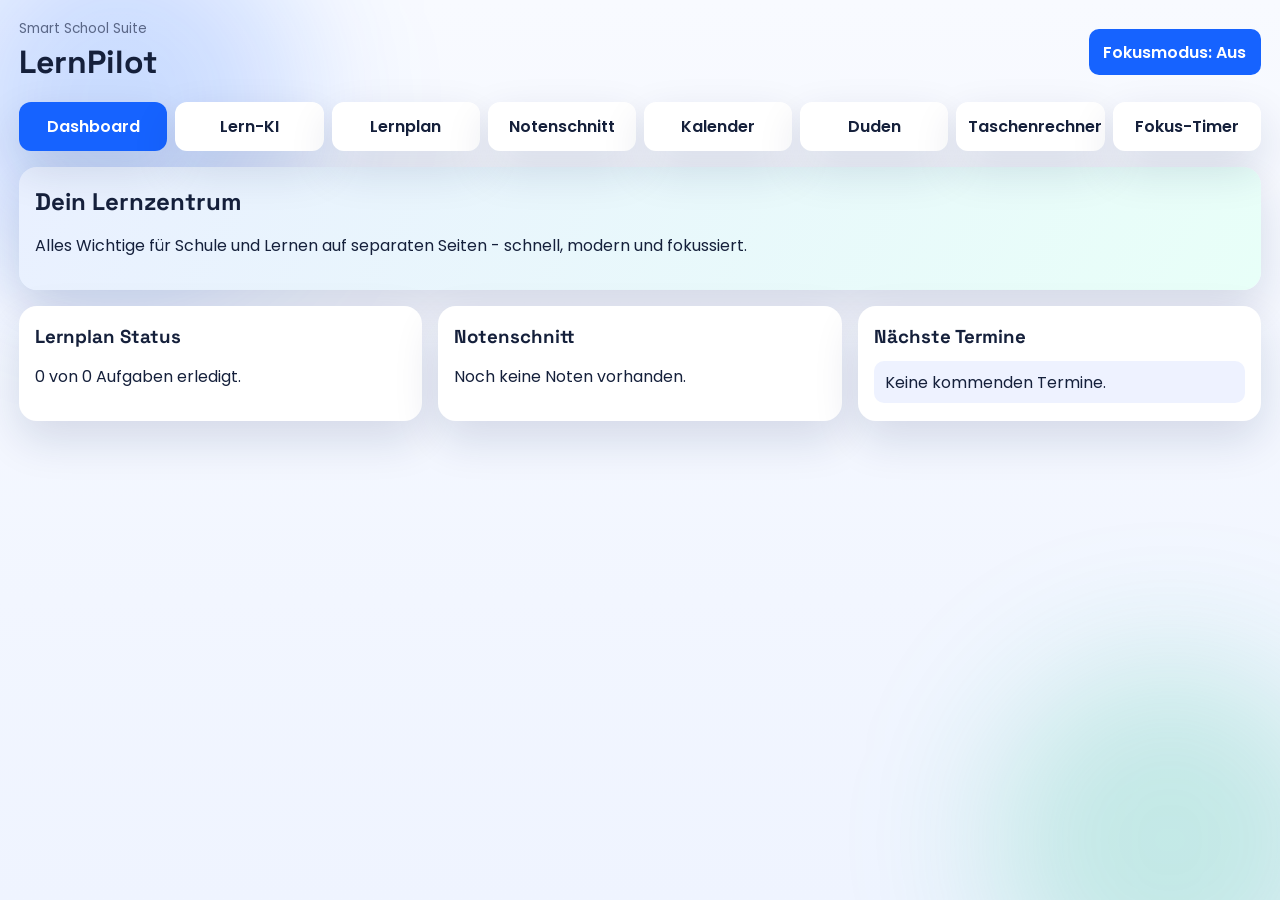
<file: index.html>
﻿<!DOCTYPE html>
<html lang="de">
<head>
  <meta charset="UTF-8" />
  <meta name="viewport" content="width=device-width, initial-scale=1.0" />
  <title>LernPilot</title>
  <link rel="preconnect" href="https://fonts.googleapis.com">
  <link rel="preconnect" href="https://fonts.gstatic.com" crossorigin>
  <link href="https://fonts.googleapis.com/css2?family=Poppins:wght@300;400;500;600;700&family=Space+Grotesk:wght@500;700&display=swap" rel="stylesheet">
  <link rel="stylesheet" href="styles.css" />
</head>
<body>
  <div class="bg-glow bg-glow-a"></div>
  <div class="bg-glow bg-glow-b"></div>

  <header class="app-header">
    <div>
      <p class="eyebrow">Smart School Suite</p>
      <h1>LernPilot</h1>
    </div>
    <div class="header-actions">
      <button id="focusToggle" class="btn btn-primary" type="button">Fokusmodus: Aus</button>
    </div>
  </header>

  <nav class="tabs" aria-label="Seiten">
    <button class="tab-btn active" data-page="dashboard">Dashboard</button>
    <button class="tab-btn" data-page="ai">Lern-KI</button>
    <button class="tab-btn" data-page="planner">Lernplan</button>
    <button class="tab-btn" data-page="grades">Notenschnitt</button>
    <button class="tab-btn" data-page="calendar">Kalender</button>
    <button class="tab-btn" data-page="dictionary">Duden</button>
    <button class="tab-btn" data-page="calculator">Taschenrechner</button>
    <button class="tab-btn" data-page="focus">Fokus-Timer</button>
  </nav>

  <main>
    <section class="page active" id="dashboard">
      <div class="card hero-card">
        <h2>Dein Lernzentrum</h2>
        <p>Alles Wichtige für Schule und Lernen auf separaten Seiten - schnell, modern und fokussiert.</p>
      </div>
      <div class="grid two">
        <article class="card">
          <h3>Lernplan Status</h3>
          <p id="plannerSummary">0 von 0 Aufgaben erledigt.</p>
        </article>
        <article class="card" data-focus-hide="true">
          <h3>Notenschnitt</h3>
          <p id="avgPreview">Noch keine Noten vorhanden.</p>
        </article>
        <article class="card">
          <h3>Nächste Termine</h3>
          <ul id="nextEvents" class="list"></ul>
        </article>
      </div>
    </section>

    <section class="page" id="ai">
      <div class="card">
        <h2>Lern-KI</h2>
        <p>Wähle ein Thema, lass dir Aufgaben erzeugen und stelle Fragen mit Erklärungen.</p>
        <div class="form-grid">
          <label>
            Thema
            <select id="aiTopic">
              <option value="mathe">Mathe</option>
              <option value="deutsch">Deutsch</option>
              <option value="englisch">Englisch</option>
            </select>
          </label>
          <label>
            Schwierigkeitsgrad
            <select id="aiLevel">
              <option value="leicht">Leicht</option>
              <option value="mittel">Mittel</option>
              <option value="schwer">Schwer</option>
            </select>
          </label>
          <button id="aiGenerateBtn" class="btn btn-primary" type="button">Aufgabe erzeugen</button>
        </div>
      </div>

      <div class="grid two">
        <article class="card">
          <h3>Aufgabe</h3>
          <p id="aiTask" class="result">Noch keine Aufgabe vorhanden.</p>
          <label>
            Deine Antwort
            <input id="aiAnswerInput" type="text" placeholder="Hier antworten..." />
          </label>
          <div class="timer-actions">
            <button id="aiCheckBtn" class="btn btn-primary" type="button">Antwort prüfen</button>
            <button id="aiExplainBtn" class="btn" type="button">Erklärung anzeigen</button>
          </div>
          <p id="aiFeedback" class="result">Feedback erscheint hier.</p>
        </article>

        <article class="card">
          <h3>KI-Chat</h3>
          <label>
            Frage
            <input id="aiQuestionInput" type="text" placeholder="z. B. Wie löse ich eine lineare Gleichung?" />
          </label>
          <button id="aiAskBtn" class="btn btn-primary" type="button">Frage senden</button>
          <div id="aiChat" class="chat-box"></div>
        </article>
      </div>
    </section>

    <section class="page" id="planner">
      <div class="card">
        <h2>Lernplaner</h2>
        <div class="form-grid">
          <label>
            Aufgabe
            <input id="taskTitle" type="text" placeholder="z. B. Mathe S.34 Aufgaben 1-5" />
          </label>
          <label>
            Priorität
            <select id="taskPriority">
              <option value="hoch">Hoch</option>
              <option value="mittel">Mittel</option>
              <option value="niedrig">Niedrig</option>
            </select>
          </label>
          <label>
            Fällig bis
            <input id="taskDue" type="date" />
          </label>
          <button id="addTaskBtn" class="btn btn-primary" type="button">Aufgabe hinzufügen</button>
        </div>
        <div class="stats">
          <p id="taskStats">0 von 0 erledigt</p>
          <button id="clearDoneBtn" class="btn btn-danger" type="button">Erledigte löschen</button>
        </div>
        <ul id="taskList" class="list"></ul>
      </div>
    </section>

    <section class="page" id="grades">
      <div class="card" data-focus-hide="true">
        <h2>Notenschnitt berechnen</h2>
        <div class="form-grid">
          <label>
            Fach
            <input id="subjectInput" type="text" placeholder="z. B. Mathe" />
          </label>
          <label>
            Note (1-6)
            <input id="gradeInput" type="number" min="1" max="6" step="0.1" placeholder="z. B. 2.3" />
          </label>
          <label>
            Gewicht
            <input id="weightInput" type="number" min="1" max="10" step="1" value="1" />
          </label>
          <button id="addGradeBtn" class="btn btn-primary" type="button">Note hinzufügen</button>
        </div>
        <div class="stats">
          <p>Gewichteter Schnitt: <strong id="weightedAverage">-</strong></p>
          <button id="clearGrades" class="btn btn-danger" type="button">Alle Noten löschen</button>
        </div>
        <div class="table-wrap">
          <table>
            <thead>
              <tr>
                <th>Fach</th>
                <th>Note</th>
                <th>Gewicht</th>
                <th>Aktion</th>
              </tr>
            </thead>
            <tbody id="gradesTable"></tbody>
          </table>
        </div>
      </div>
    </section>

    <section class="page" id="calendar">
      <div class="card">
        <h2>Schulkalender</h2>
        <div class="calendar-toolbar">
          <button class="btn" id="prevMonth" type="button">Zurück</button>
          <h3 id="calendarTitle"></h3>
          <button class="btn" id="nextMonth" type="button">Weiter</button>
        </div>
        <div class="calendar-grid" id="calendarGrid"></div>
      </div>
      <div class="card">
        <h3>Schultermin hinzufügen</h3>
        <div class="form-grid">
          <label>
            Titel
            <input id="eventTitle" type="text" placeholder="z. B. Klausur Mathe" />
          </label>
          <label>
            Datum
            <input id="eventDate" type="date" />
          </label>
          <label>
            Typ
            <select id="eventType">
              <option value="klausur">Klausurphase</option>
              <option value="schule">Schultermin</option>
            </select>
          </label>
          <button id="addEventBtn" class="btn btn-primary" type="button">Termin speichern</button>
        </div>
        <p class="muted-hint">Ferien werden automatisch für Berlin geladen.</p>
        <ul id="eventList" class="list"></ul>
      </div>
    </section>

    <section class="page" id="dictionary">
      <div class="card">
        <h2>Offizieller Duden</h2>
        <div class="form-grid">
          <label>
            Wort suchen
            <input id="dictSearch" type="text" placeholder="z. B. Analyse" />
          </label>
          <button id="searchWordBtn" class="btn btn-primary" type="button">Im Duden suchen</button>
        </div>
        <p id="dictResult" class="result">Gib ein Wort ein. Die Suche wird auf dem offiziellen Duden geöffnet.</p>
      </div>
    </section>

    <section class="page" id="calculator">
      <div class="card calc-card">
        <h2>Taschenrechner</h2>
        <input id="calcDisplay" class="calc-display" type="text" readonly value="0" />
        <div class="calc-grid" id="calcGrid">
          <button data-calc="C">C</button>
          <button data-calc="(">(</button>
          <button data-calc=")">)</button>
          <button data-calc="/">÷</button>

          <button data-calc="7">7</button>
          <button data-calc="8">8</button>
          <button data-calc="9">9</button>
          <button data-calc="*">×</button>

          <button data-calc="4">4</button>
          <button data-calc="5">5</button>
          <button data-calc="6">6</button>
          <button data-calc="-">-</button>

          <button data-calc="1">1</button>
          <button data-calc="2">2</button>
          <button data-calc="3">3</button>
          <button data-calc="+">+</button>

          <button data-calc="0" class="span-2">0</button>
          <button data-calc=".">.</button>
          <button data-calc="=">=</button>
        </div>
      </div>
    </section>

    <section class="page" id="focus">
      <div class="card">
        <h2>Fokus-Timer</h2>
        <p>Starte einen Lernblock ohne Ablenkung.</p>
        <div class="timer" id="timerDisplay">25:00</div>
        <div class="timer-actions">
          <button id="startTimer" class="btn btn-primary" type="button">Start</button>
          <button id="pauseTimer" class="btn" type="button">Pause</button>
          <button id="resetTimer" class="btn btn-danger" type="button">Reset</button>
        </div>
      </div>
      <div class="card focus-info">
        <h3>Fokusmodus erklärt</h3>
        <p>Wenn Fokusmodus aktiv ist, werden nicht-lernrelevante Bereiche wie Noteneintragen ausgeblendet. Duden und Taschenrechner bleiben weiterhin sichtbar.</p>
      </div>
    </section>
  </main>

  <script src="app.js"></script>
</body>
</html>
</file>
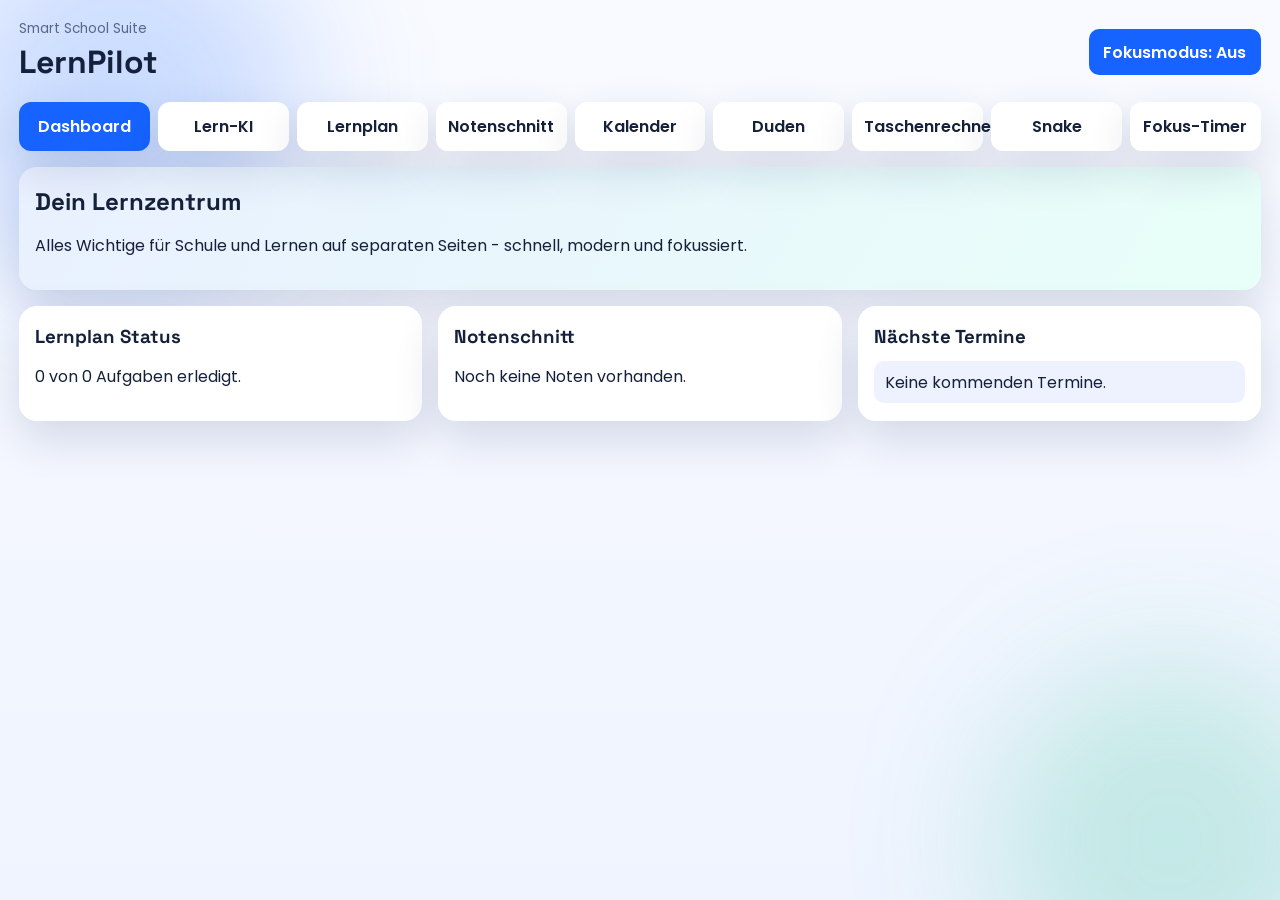
<file: docs/index.html>
﻿<!DOCTYPE html>
<html lang="de">
<head>
  <meta charset="UTF-8" />
  <meta name="viewport" content="width=device-width, initial-scale=1.0" />
  <title>LernPilot</title>
  <link rel="preconnect" href="https://fonts.googleapis.com">
  <link rel="preconnect" href="https://fonts.gstatic.com" crossorigin>
  <link href="https://fonts.googleapis.com/css2?family=Poppins:wght@300;400;500;600;700&family=Space+Grotesk:wght@500;700&display=swap" rel="stylesheet">
  <link rel="stylesheet" href="styles.css" />
</head>
<body>
  <div class="bg-glow bg-glow-a"></div>
  <div class="bg-glow bg-glow-b"></div>

  <header class="app-header">
    <div>
      <p class="eyebrow">Smart School Suite</p>
      <h1>LernPilot</h1>
    </div>
    <div class="header-actions">
      <button id="focusToggle" class="btn btn-primary" type="button">Fokusmodus: Aus</button>
    </div>
  </header>

  <nav class="tabs" aria-label="Seiten">
    <button class="tab-btn active" data-page="dashboard">Dashboard</button>
    <button class="tab-btn" data-page="ai">Lern-KI</button>
    <button class="tab-btn" data-page="planner">Lernplan</button>
    <button class="tab-btn" data-page="grades">Notenschnitt</button>
    <button class="tab-btn" data-page="calendar">Kalender</button>
    <button class="tab-btn" data-page="dictionary">Duden</button>
    <button class="tab-btn" data-page="calculator">Taschenrechner</button>
    <button class="tab-btn" data-page="snake">Snake</button>
    <button class="tab-btn" data-page="focus">Fokus-Timer</button>
  </nav>

  <main>
    <section class="page active" id="dashboard">
      <div class="card hero-card">
        <h2>Dein Lernzentrum</h2>
        <p>Alles Wichtige für Schule und Lernen auf separaten Seiten - schnell, modern und fokussiert.</p>
      </div>
      <div class="grid two">
        <article class="card">
          <h3>Lernplan Status</h3>
          <p id="plannerSummary">0 von 0 Aufgaben erledigt.</p>
        </article>
        <article class="card" data-focus-hide="true">
          <h3>Notenschnitt</h3>
          <p id="avgPreview">Noch keine Noten vorhanden.</p>
        </article>
        <article class="card">
          <h3>Nächste Termine</h3>
          <ul id="nextEvents" class="list"></ul>
        </article>
      </div>
    </section>

    <section class="page" id="ai">
      <div class="card">
        <h2>Lern-KI</h2>
        <p>Wähle ein Thema, lass dir Aufgaben erzeugen und stelle Fragen mit Erklärungen.</p>
        <div class="form-grid">
          <label>
            Thema
            <select id="aiTopic">
              <option value="mathe">Mathe</option>
              <option value="deutsch">Deutsch</option>
              <option value="englisch">Englisch</option>
            </select>
          </label>
          <label>
            Schwierigkeitsgrad
            <select id="aiLevel">
              <option value="leicht">Leicht</option>
              <option value="mittel">Mittel</option>
              <option value="schwer">Schwer</option>
            </select>
          </label>
          <button id="aiGenerateBtn" class="btn btn-primary" type="button">Aufgabe erzeugen</button>
        </div>
      </div>

      <div class="grid two">
        <article class="card">
          <h3>Aufgabe</h3>
          <p id="aiTask" class="result">Noch keine Aufgabe vorhanden.</p>
          <label>
            Deine Antwort
            <input id="aiAnswerInput" type="text" placeholder="Hier antworten..." />
          </label>
          <div class="timer-actions">
            <button id="aiCheckBtn" class="btn btn-primary" type="button">Antwort prüfen</button>
            <button id="aiExplainBtn" class="btn" type="button">Erklärung anzeigen</button>
          </div>
          <p id="aiFeedback" class="result">Feedback erscheint hier.</p>
        </article>

        <article class="card">
          <h3>KI-Chat</h3>
          <label>
            Frage
            <input id="aiQuestionInput" type="text" placeholder="z. B. Wie löse ich eine lineare Gleichung?" />
          </label>
          <button id="aiAskBtn" class="btn btn-primary" type="button">Frage senden</button>
          <div id="aiChat" class="chat-box"></div>
        </article>
      </div>
    </section>

    <section class="page" id="planner">
      <div class="card">
        <h2>Lernplaner</h2>
        <div class="form-grid">
          <label>
            Aufgabe
            <input id="taskTitle" type="text" placeholder="z. B. Mathe S.34 Aufgaben 1-5" />
          </label>
          <label>
            Priorität
            <select id="taskPriority">
              <option value="hoch">Hoch</option>
              <option value="mittel">Mittel</option>
              <option value="niedrig">Niedrig</option>
            </select>
          </label>
          <label>
            Fällig bis
            <input id="taskDue" type="date" />
          </label>
          <button id="addTaskBtn" class="btn btn-primary" type="button">Aufgabe hinzufügen</button>
        </div>
        <div class="stats">
          <p id="taskStats">0 von 0 erledigt</p>
          <button id="clearDoneBtn" class="btn btn-danger" type="button">Erledigte löschen</button>
        </div>
        <ul id="taskList" class="list"></ul>
      </div>
    </section>

    <section class="page" id="grades">
      <div class="card" data-focus-hide="true">
        <h2>Notenschnitt berechnen</h2>
        <div class="form-grid">
          <label>
            Fach
            <input id="subjectInput" type="text" placeholder="z. B. Mathe" />
          </label>
          <label>
            Note (1-6)
            <input id="gradeInput" type="number" min="1" max="6" step="0.1" placeholder="z. B. 2.3" />
          </label>
          <label>
            Gewicht
            <input id="weightInput" type="number" min="1" max="10" step="1" value="1" />
          </label>
          <button id="addGradeBtn" class="btn btn-primary" type="button">Note hinzufügen</button>
        </div>
        <div class="stats">
          <p>Gewichteter Schnitt: <strong id="weightedAverage">-</strong></p>
          <button id="clearGrades" class="btn btn-danger" type="button">Alle Noten löschen</button>
        </div>
        <div class="table-wrap">
          <table>
            <thead>
              <tr>
                <th>Fach</th>
                <th>Note</th>
                <th>Gewicht</th>
                <th>Aktion</th>
              </tr>
            </thead>
            <tbody id="gradesTable"></tbody>
          </table>
        </div>
      </div>
    </section>

    <section class="page" id="calendar">
      <div class="card">
        <h2>Schulkalender</h2>
        <div class="calendar-toolbar">
          <button class="btn" id="prevMonth" type="button">Zurück</button>
          <h3 id="calendarTitle"></h3>
          <button class="btn" id="nextMonth" type="button">Weiter</button>
        </div>
        <div class="calendar-grid" id="calendarGrid"></div>
      </div>
      <div class="card">
        <h3>Schultermin hinzufügen</h3>
        <div class="form-grid">
          <label>
            Titel
            <input id="eventTitle" type="text" placeholder="z. B. Klausur Mathe" />
          </label>
          <label>
            Datum
            <input id="eventDate" type="date" />
          </label>
          <label>
            Typ
            <select id="eventType">
              <option value="klausur">Klausurphase</option>
              <option value="schule">Schultermin</option>
            </select>
          </label>
          <button id="addEventBtn" class="btn btn-primary" type="button">Termin speichern</button>
        </div>
        <p class="muted-hint">Ferien werden automatisch für Berlin geladen.</p>
        <ul id="eventList" class="list"></ul>
      </div>
    </section>

    <section class="page" id="dictionary">
      <div class="card">
        <h2>Offizieller Duden</h2>
        <div class="form-grid">
          <label>
            Wort suchen
            <input id="dictSearch" type="text" placeholder="z. B. Analyse" />
          </label>
          <button id="searchWordBtn" class="btn btn-primary" type="button">Im Duden suchen</button>
        </div>
        <p id="dictResult" class="result">Gib ein Wort ein. Die Suche wird auf dem offiziellen Duden geöffnet.</p>
      </div>
    </section>

    <section class="page" id="calculator">
      <div class="card calc-card">
        <h2>Taschenrechner</h2>
        <input id="calcDisplay" class="calc-display" type="text" readonly value="0" />
        <div class="calc-grid" id="calcGrid">
          <button data-calc="C">C</button>
          <button data-calc="(">(</button>
          <button data-calc=")">)</button>
          <button data-calc="/">÷</button>

          <button data-calc="7">7</button>
          <button data-calc="8">8</button>
          <button data-calc="9">9</button>
          <button data-calc="*">×</button>

          <button data-calc="4">4</button>
          <button data-calc="5">5</button>
          <button data-calc="6">6</button>
          <button data-calc="-">-</button>

          <button data-calc="1">1</button>
          <button data-calc="2">2</button>
          <button data-calc="3">3</button>
          <button data-calc="+">+</button>

          <button data-calc="0" class="span-2">0</button>
          <button data-calc=".">.</button>
          <button data-calc="=">=</button>
        </div>
      </div>
    </section>

    <section class="page" id="snake">
      <div class="card">
        <h2>Snake</h2>
        <p>Steuerung: Pfeiltasten oder WASD.</p>
        <div class="stats">
          <p>Punkte: <strong id="snakeScore">0</strong></p>
          <p id="snakeStatus">Läuft</p>
        </div>
        <div id="snakeBoard" class="snake-board" aria-label="Snake Spielfeld"></div>
        <div class="timer-actions">
          <button id="snakeRestart" class="btn btn-primary" type="button">Neu starten</button>
          <button id="snakePause" class="btn" type="button">Pause</button>
        </div>
        <div class="snake-controls" aria-label="Mobile Steuerung">
          <button class="btn" type="button" data-snake-dir="up">↑</button>
          <div class="snake-controls-row">
            <button class="btn" type="button" data-snake-dir="left">←</button>
            <button class="btn" type="button" data-snake-dir="down">↓</button>
            <button class="btn" type="button" data-snake-dir="right">→</button>
          </div>
        </div>
      </div>
    </section>

    <section class="page" id="focus">
      <div class="card">
        <h2>Fokus-Timer</h2>
        <p>Starte einen Lernblock ohne Ablenkung.</p>
        <div class="timer" id="timerDisplay">25:00</div>
        <div class="timer-actions">
          <button id="startTimer" class="btn btn-primary" type="button">Start</button>
          <button id="pauseTimer" class="btn" type="button">Pause</button>
          <button id="resetTimer" class="btn btn-danger" type="button">Reset</button>
        </div>
      </div>
      <div class="card focus-info">
        <h3>Fokusmodus erklärt</h3>
        <p>Wenn Fokusmodus aktiv ist, werden nicht-lernrelevante Bereiche wie Noteneintragen ausgeblendet. Duden und Taschenrechner bleiben weiterhin sichtbar.</p>
      </div>
    </section>
  </main>

  <script src="app.js"></script>
</body>
</html>
</file>
<file: styles.css>
﻿:root {
  --bg: #f4f7ff;
  --surface: #ffffff;
  --surface-2: #eef2ff;
  --text: #15203b;
  --muted: #5a6787;
  --primary: #1663ff;
  --primary-strong: #0048cf;
  --accent: #10b981;
  --danger: #ef4444;
  --shadow: 0 18px 45px rgba(16, 35, 82, 0.14);
  --radius: 18px;
}

* {
  box-sizing: border-box;
}

body {
  margin: 0;
  font-family: "Poppins", sans-serif;
  color: var(--text);
  background: linear-gradient(180deg, #f8faff 0%, #eff4ff 100%);
  min-height: 100vh;
  padding: 1.2rem;
  position: relative;
  overflow-x: hidden;
}

.bg-glow {
  position: fixed;
  width: 360px;
  height: 360px;
  filter: blur(70px);
  border-radius: 50%;
  pointer-events: none;
  z-index: -1;
}

.bg-glow-a {
  background: rgba(22, 99, 255, 0.2);
  top: -80px;
  left: -60px;
}

.bg-glow-b {
  background: rgba(16, 185, 129, 0.2);
  bottom: -120px;
  right: -70px;
}

.app-header {
  display: flex;
  justify-content: space-between;
  align-items: center;
  gap: 1rem;
  margin-bottom: 1rem;
}

.eyebrow {
  margin: 0;
  color: var(--muted);
  font-size: 0.85rem;
}

h1,
h2,
h3 {
  margin: 0.2rem 0;
  font-family: "Space Grotesk", sans-serif;
}

.tabs {
  display: grid;
  grid-template-columns: repeat(auto-fit, minmax(120px, 1fr));
  gap: 0.5rem;
  margin-bottom: 1rem;
}

.tab-btn {
  border: 0;
  padding: 0.75rem;
  border-radius: 12px;
  background: var(--surface);
  color: var(--text);
  cursor: pointer;
  box-shadow: var(--shadow);
  font-weight: 600;
}

.tab-btn.active {
  background: var(--primary);
  color: #fff;
}

.page {
  display: none;
  animation: fade-in 0.25s ease;
}

.page.active {
  display: block;
}

.grid.two {
  display: grid;
  grid-template-columns: repeat(auto-fit, minmax(260px, 1fr));
  gap: 1rem;
}

.card {
  background: var(--surface);
  border-radius: var(--radius);
  padding: 1rem;
  margin-bottom: 1rem;
  box-shadow: var(--shadow);
}

.hero-card {
  background: linear-gradient(120deg, #e9f0ff 0%, #e8fff8 100%);
}

.form-grid {
  display: grid;
  grid-template-columns: repeat(auto-fit, minmax(180px, 1fr));
  gap: 0.7rem;
  align-items: end;
}

label {
  display: grid;
  gap: 0.35rem;
  font-size: 0.92rem;
  color: var(--muted);
}

input,
select,
button {
  font: inherit;
}

input,
select {
  border: 1px solid #d5def3;
  border-radius: 10px;
  padding: 0.6rem 0.7rem;
  background: #fff;
}

.btn {
  border: 0;
  border-radius: 10px;
  padding: 0.65rem 0.9rem;
  background: var(--surface-2);
  color: var(--text);
  cursor: pointer;
  font-weight: 600;
}

.btn-primary {
  background: var(--primary);
  color: #fff;
}

.btn-primary:hover {
  background: var(--primary-strong);
}

.btn-danger {
  background: var(--danger);
  color: #fff;
}

.stats {
  display: flex;
  justify-content: space-between;
  align-items: center;
  gap: 0.8rem;
  margin: 1rem 0;
  flex-wrap: wrap;
}

.table-wrap {
  overflow-x: auto;
}

table {
  width: 100%;
  border-collapse: collapse;
}

th,
td {
  text-align: left;
  padding: 0.55rem;
  border-bottom: 1px solid #e4eaf8;
}

.list {
  list-style: none;
  padding: 0;
  margin: 0.8rem 0 0;
  display: grid;
  gap: 0.5rem;
}

.list li {
  background: var(--surface-2);
  border-radius: 10px;
  padding: 0.55rem 0.7rem;
}

.task-row {
  display: flex;
  align-items: center;
  justify-content: space-between;
  gap: 0.6rem;
  flex-wrap: wrap;
}

.task-meta {
  display: flex;
  gap: 0.45rem;
  align-items: center;
  flex-wrap: wrap;
}

.task-done {
  text-decoration: line-through;
  opacity: 0.65;
}

.badge.hoch { background: #ef4444; }
.badge.mittel { background: #f59e0b; }
.badge.niedrig { background: #10b981; }

.calendar-toolbar {
  display: flex;
  justify-content: space-between;
  align-items: center;
  gap: 0.5rem;
  margin-bottom: 0.8rem;
}

.calendar-grid {
  display: grid;
  grid-template-columns: repeat(7, minmax(0, 1fr));
  gap: 0.3rem;
}

.day-cell {
  min-height: 85px;
  background: #f7f9ff;
  border-radius: 10px;
  padding: 0.4rem;
  font-size: 0.82rem;
}

.day-cell strong {
  display: block;
  margin-bottom: 0.3rem;
}

.badge {
  display: inline-block;
  padding: 0.15rem 0.35rem;
  border-radius: 999px;
  color: #fff;
  font-size: 0.72rem;
}

.badge.ferien { background: #10b981; }
.badge.klausur { background: #f59e0b; }
.badge.schule { background: #3b82f6; }

.result {
  margin-top: 1rem;
  background: #f7f9ff;
  border-radius: 10px;
  padding: 0.8rem;
}

.muted-hint {
  margin: 0.6rem 0 0;
  color: var(--muted);
  font-size: 0.9rem;
}

.chat-box {
  margin-top: 0.8rem;
  min-height: 220px;
  max-height: 320px;
  overflow-y: auto;
  display: grid;
  gap: 0.5rem;
  background: #f7f9ff;
  border-radius: 10px;
  padding: 0.8rem;
}

.chat-msg {
  border-radius: 10px;
  padding: 0.5rem 0.7rem;
}

.chat-msg.user {
  background: #dce8ff;
}

.chat-msg.ai {
  background: #dff9ec;
}

.calc-card {
  max-width: 420px;
}

.calc-display {
  width: 100%;
  text-align: right;
  padding: 0.9rem;
  font-size: 1.35rem;
  margin: 0.7rem 0;
}

.calc-grid {
  display: grid;
  grid-template-columns: repeat(4, 1fr);
  gap: 0.45rem;
}

.calc-grid button {
  border: 0;
  border-radius: 10px;
  padding: 0.85rem;
  background: #edf2ff;
  font-weight: 600;
  cursor: pointer;
}

.calc-grid .span-2 {
  grid-column: span 2;
}

.timer {
  font-family: "Space Grotesk", sans-serif;
  font-size: 3rem;
  margin: 0.8rem 0 1rem;
}

.timer-actions {
  display: flex;
  gap: 0.5rem;
  flex-wrap: wrap;
}

.focus-active [data-focus-hide="true"],
.focus-active #grades,
.focus-active .tab-btn[data-page="grades"] {
  display: none !important;
}

@keyframes fade-in {
  from { opacity: 0; transform: translateY(6px); }
  to { opacity: 1; transform: translateY(0); }
}

@media (max-width: 700px) {
  body {
    padding: 0.8rem;
  }

  .day-cell {
    min-height: 70px;
    font-size: 0.72rem;
  }

  .timer {
    font-size: 2.4rem;
  }
}
</file>
<file: docs/styles.css>
﻿:root {
  --bg: #f4f7ff;
  --surface: #ffffff;
  --surface-2: #eef2ff;
  --text: #15203b;
  --muted: #5a6787;
  --primary: #1663ff;
  --primary-strong: #0048cf;
  --accent: #10b981;
  --danger: #ef4444;
  --shadow: 0 18px 45px rgba(16, 35, 82, 0.14);
  --radius: 18px;
}

* {
  box-sizing: border-box;
}

body {
  margin: 0;
  font-family: "Poppins", sans-serif;
  color: var(--text);
  background: linear-gradient(180deg, #f8faff 0%, #eff4ff 100%);
  min-height: 100vh;
  padding: 1.2rem;
  position: relative;
  overflow-x: hidden;
}

.bg-glow {
  position: fixed;
  width: 360px;
  height: 360px;
  filter: blur(70px);
  border-radius: 50%;
  pointer-events: none;
  z-index: -1;
}

.bg-glow-a {
  background: rgba(22, 99, 255, 0.2);
  top: -80px;
  left: -60px;
}

.bg-glow-b {
  background: rgba(16, 185, 129, 0.2);
  bottom: -120px;
  right: -70px;
}

.app-header {
  display: flex;
  justify-content: space-between;
  align-items: center;
  gap: 1rem;
  margin-bottom: 1rem;
}

.eyebrow {
  margin: 0;
  color: var(--muted);
  font-size: 0.85rem;
}

h1,
h2,
h3 {
  margin: 0.2rem 0;
  font-family: "Space Grotesk", sans-serif;
}

.tabs {
  display: grid;
  grid-template-columns: repeat(auto-fit, minmax(120px, 1fr));
  gap: 0.5rem;
  margin-bottom: 1rem;
}

.tab-btn {
  border: 0;
  padding: 0.75rem;
  border-radius: 12px;
  background: var(--surface);
  color: var(--text);
  cursor: pointer;
  box-shadow: var(--shadow);
  font-weight: 600;
}

.tab-btn.active {
  background: var(--primary);
  color: #fff;
}

.page {
  display: none;
  animation: fade-in 0.25s ease;
}

.page.active {
  display: block;
}

.grid.two {
  display: grid;
  grid-template-columns: repeat(auto-fit, minmax(260px, 1fr));
  gap: 1rem;
}

.card {
  background: var(--surface);
  border-radius: var(--radius);
  padding: 1rem;
  margin-bottom: 1rem;
  box-shadow: var(--shadow);
}

.hero-card {
  background: linear-gradient(120deg, #e9f0ff 0%, #e8fff8 100%);
}

.form-grid {
  display: grid;
  grid-template-columns: repeat(auto-fit, minmax(180px, 1fr));
  gap: 0.7rem;
  align-items: end;
}

label {
  display: grid;
  gap: 0.35rem;
  font-size: 0.92rem;
  color: var(--muted);
}

input,
select,
button {
  font: inherit;
}

input,
select {
  border: 1px solid #d5def3;
  border-radius: 10px;
  padding: 0.6rem 0.7rem;
  background: #fff;
}

.btn {
  border: 0;
  border-radius: 10px;
  padding: 0.65rem 0.9rem;
  background: var(--surface-2);
  color: var(--text);
  cursor: pointer;
  font-weight: 600;
}

.btn-primary {
  background: var(--primary);
  color: #fff;
}

.btn-primary:hover {
  background: var(--primary-strong);
}

.btn-danger {
  background: var(--danger);
  color: #fff;
}

.stats {
  display: flex;
  justify-content: space-between;
  align-items: center;
  gap: 0.8rem;
  margin: 1rem 0;
  flex-wrap: wrap;
}

.table-wrap {
  overflow-x: auto;
}

table {
  width: 100%;
  border-collapse: collapse;
}

th,
td {
  text-align: left;
  padding: 0.55rem;
  border-bottom: 1px solid #e4eaf8;
}

.list {
  list-style: none;
  padding: 0;
  margin: 0.8rem 0 0;
  display: grid;
  gap: 0.5rem;
}

.list li {
  background: var(--surface-2);
  border-radius: 10px;
  padding: 0.55rem 0.7rem;
}

.task-row {
  display: flex;
  align-items: center;
  justify-content: space-between;
  gap: 0.6rem;
  flex-wrap: wrap;
}

.task-meta {
  display: flex;
  gap: 0.45rem;
  align-items: center;
  flex-wrap: wrap;
}

.task-done {
  text-decoration: line-through;
  opacity: 0.65;
}

.badge.hoch { background: #ef4444; }
.badge.mittel { background: #f59e0b; }
.badge.niedrig { background: #10b981; }

.calendar-toolbar {
  display: flex;
  justify-content: space-between;
  align-items: center;
  gap: 0.5rem;
  margin-bottom: 0.8rem;
}

.calendar-grid {
  display: grid;
  grid-template-columns: repeat(7, minmax(0, 1fr));
  gap: 0.3rem;
}

.day-cell {
  min-height: 85px;
  background: #f7f9ff;
  border-radius: 10px;
  padding: 0.4rem;
  font-size: 0.82rem;
}

.day-cell strong {
  display: block;
  margin-bottom: 0.3rem;
}

.badge {
  display: inline-block;
  padding: 0.15rem 0.35rem;
  border-radius: 999px;
  color: #fff;
  font-size: 0.72rem;
}

.badge.ferien { background: #10b981; }
.badge.klausur { background: #f59e0b; }
.badge.schule { background: #3b82f6; }

.result {
  margin-top: 1rem;
  background: #f7f9ff;
  border-radius: 10px;
  padding: 0.8rem;
}

.muted-hint {
  margin: 0.6rem 0 0;
  color: var(--muted);
  font-size: 0.9rem;
}

.chat-box {
  margin-top: 0.8rem;
  min-height: 220px;
  max-height: 320px;
  overflow-y: auto;
  display: grid;
  gap: 0.5rem;
  background: #f7f9ff;
  border-radius: 10px;
  padding: 0.8rem;
}

.chat-msg {
  border-radius: 10px;
  padding: 0.5rem 0.7rem;
}

.chat-msg.user {
  background: #dce8ff;
}

.chat-msg.ai {
  background: #dff9ec;
}

.calc-card {
  max-width: 420px;
}

.calc-display {
  width: 100%;
  text-align: right;
  padding: 0.9rem;
  font-size: 1.35rem;
  margin: 0.7rem 0;
}

.calc-grid {
  display: grid;
  grid-template-columns: repeat(4, 1fr);
  gap: 0.45rem;
}

.calc-grid button {
  border: 0;
  border-radius: 10px;
  padding: 0.85rem;
  background: #edf2ff;
  font-weight: 600;
  cursor: pointer;
}

.calc-grid .span-2 {
  grid-column: span 2;
}

.timer {
  font-family: "Space Grotesk", sans-serif;
  font-size: 3rem;
  margin: 0.8rem 0 1rem;
}

.timer-actions {
  display: flex;
  gap: 0.5rem;
  flex-wrap: wrap;
}

.snake-board {
  --grid-size: 16;
  display: grid;
  grid-template-columns: repeat(var(--grid-size), minmax(0, 1fr));
  gap: 3px;
  max-width: 520px;
  aspect-ratio: 1 / 1;
  background: #dbe6ff;
  border-radius: 12px;
  padding: 6px;
}

.snake-cell {
  background: #f4f7ff;
  border-radius: 4px;
}

.snake-cell.snake {
  background: #1663ff;
}

.snake-cell.food {
  background: #10b981;
}

.snake-controls {
  margin-top: 0.9rem;
  display: grid;
  gap: 0.5rem;
  justify-content: start;
}

.snake-controls > .btn {
  width: 52px;
}

.snake-controls-row {
  display: flex;
  gap: 0.45rem;
}

.snake-controls-row .btn {
  width: 52px;
}

.focus-active [data-focus-hide="true"],
.focus-active #grades,
.focus-active .tab-btn[data-page="grades"] {
  display: none !important;
}

@keyframes fade-in {
  from { opacity: 0; transform: translateY(6px); }
  to { opacity: 1; transform: translateY(0); }
}

@media (max-width: 700px) {
  body {
    padding: 0.8rem;
  }

  .day-cell {
    min-height: 70px;
    font-size: 0.72rem;
  }

  .timer {
    font-size: 2.4rem;
  }

  .snake-board {
    max-width: 100%;
  }
}
</file>
